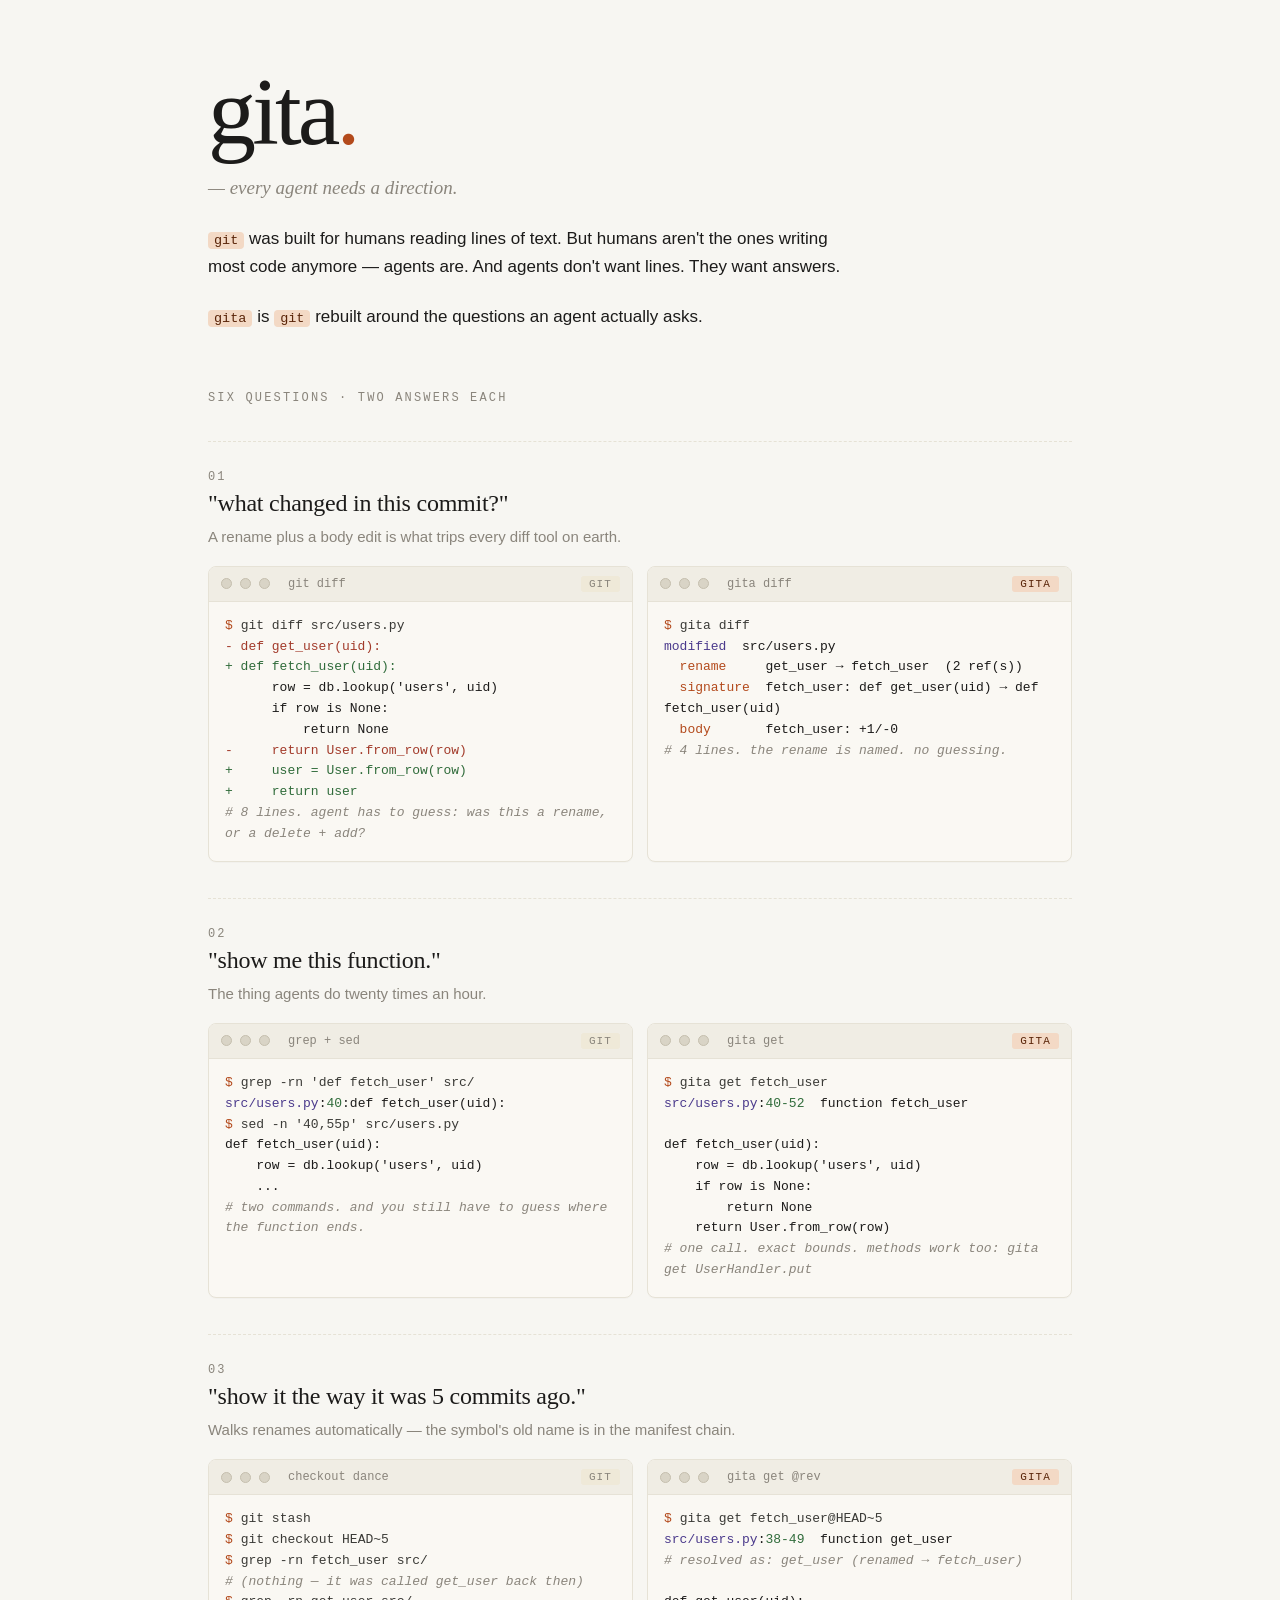
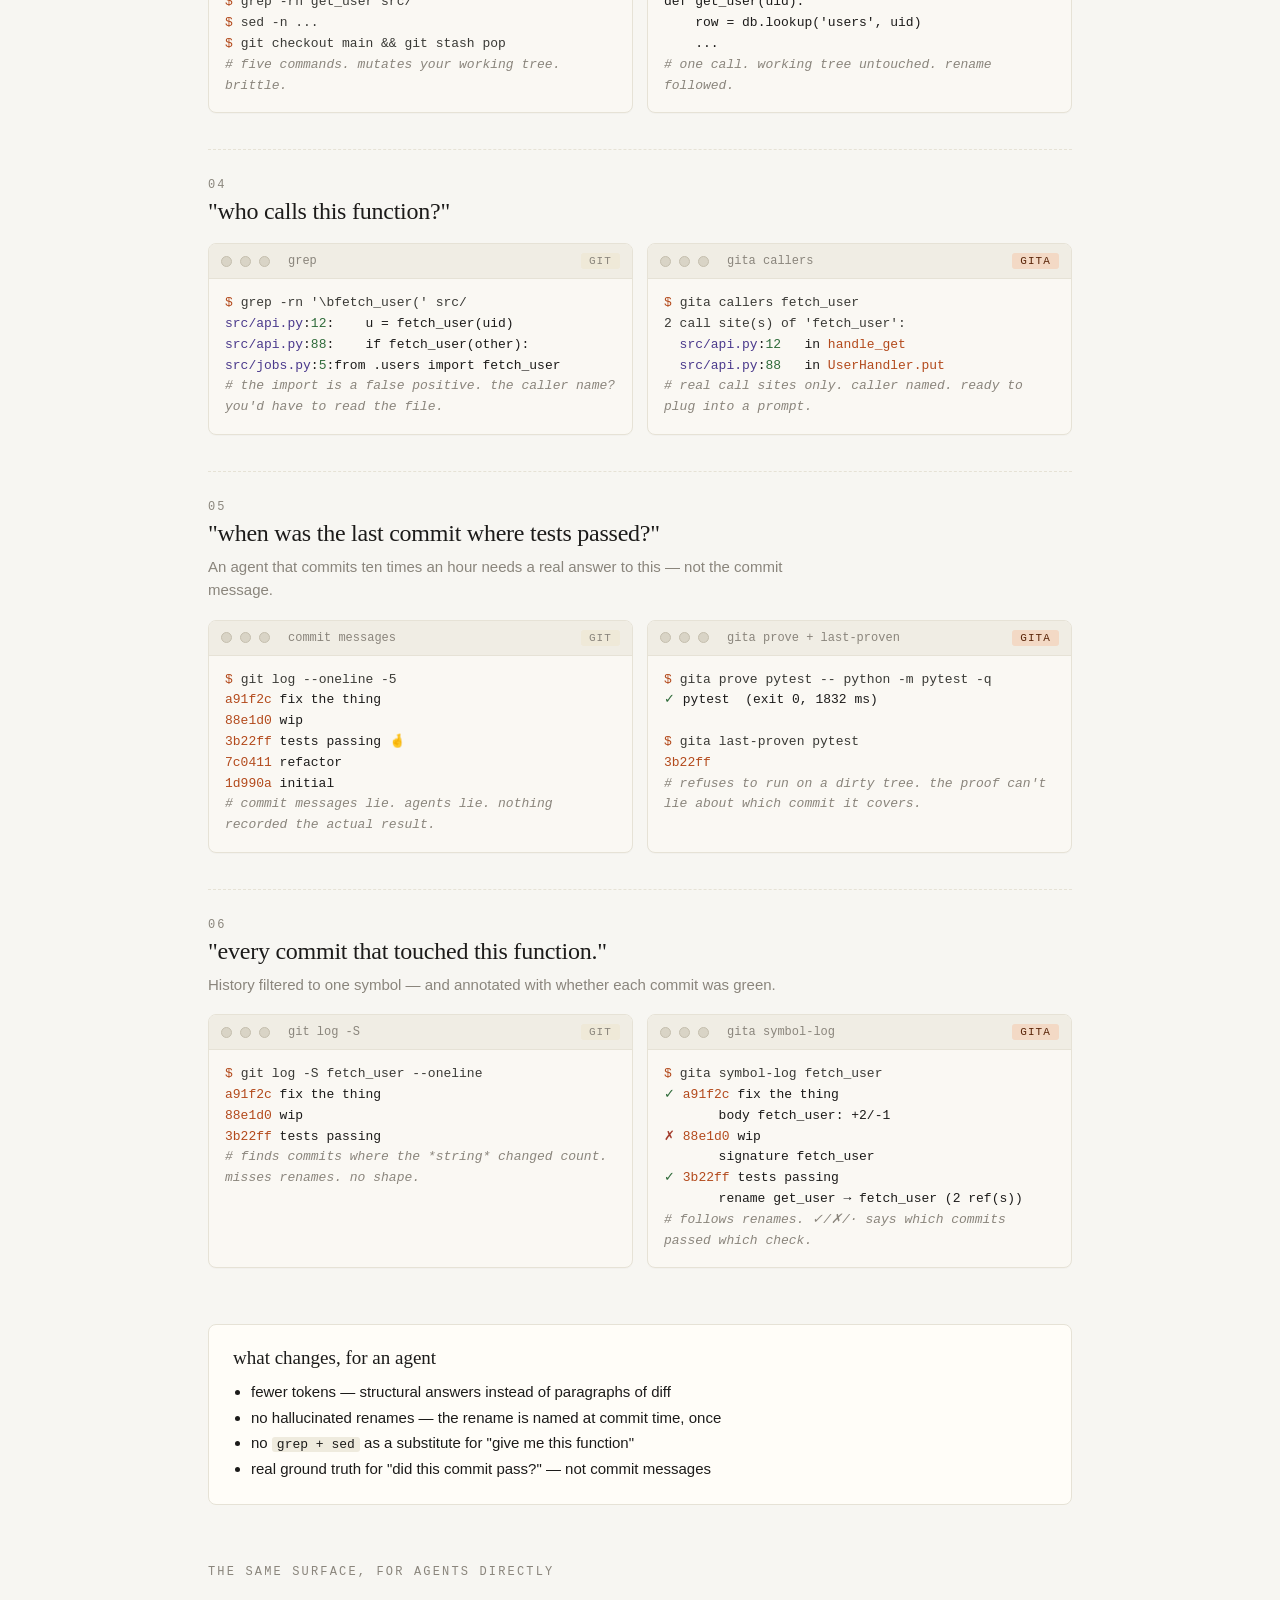
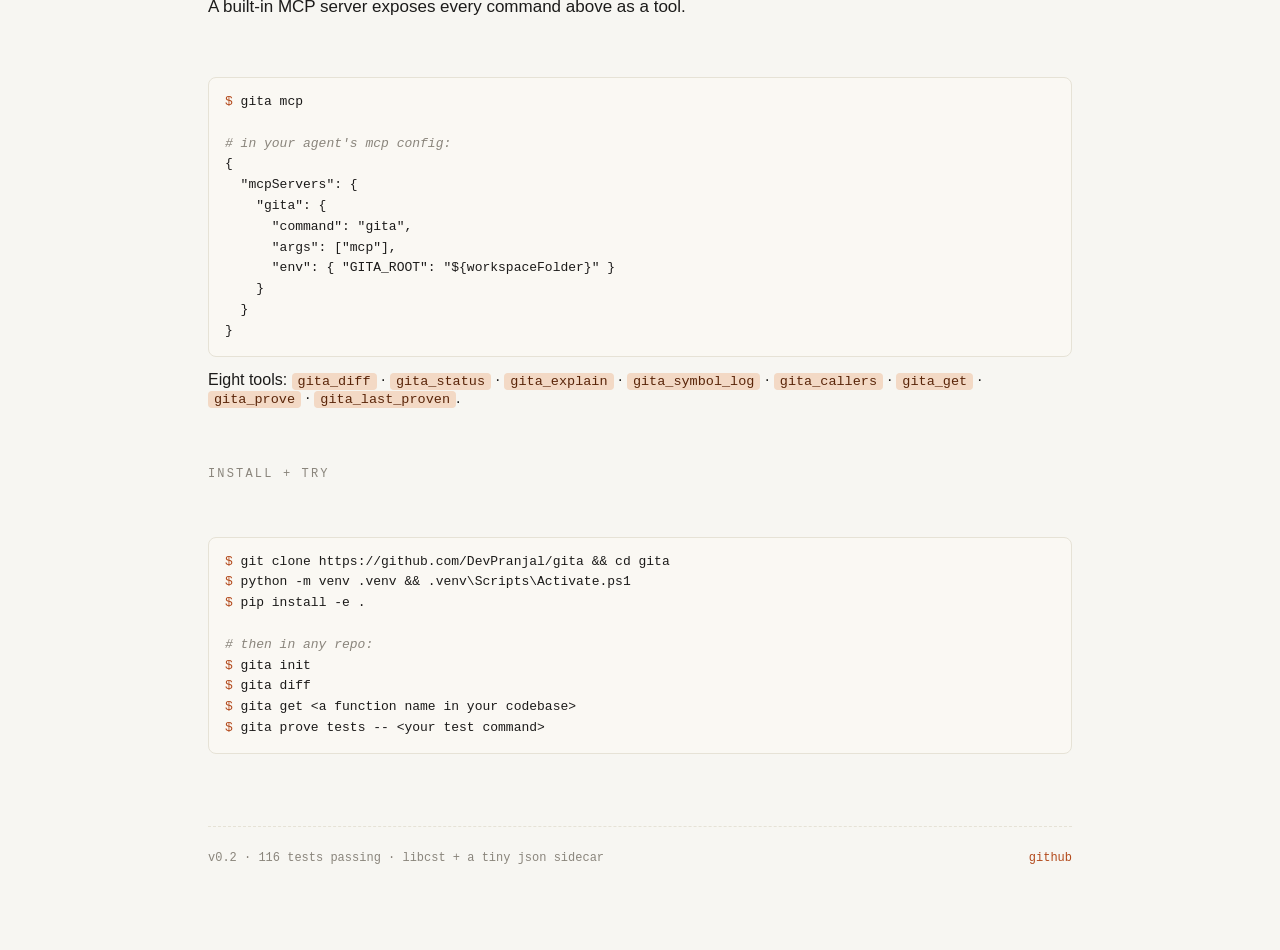
<file: web/index.html>
<!doctype html>
<html lang="en">
<head>
  <meta charset="utf-8" />
  <meta name="viewport" content="width=device-width,initial-scale=1" />
  <title>gita — git for agents</title>
  <style>
    :root {
      --bg: #f7f6f2;
      --paper: #fffdf8;
      --ink: #1c1b1a;
      --muted: #8a857c;
      --line: #e6e2d6;
      --accent: #b34a1c;
      --accent-soft: #f3d9c5;
      --term-bg: #faf8f3;
      --term-ink: #1c1b1a;
      --term-prompt: #b34a1c;
      --term-comment: #8a857c;
      --term-str: #2f6b3a;
      --term-key: #4b3a8c;
      --term-del: #a23a2a;
      --mono: "JetBrains Mono", "Cascadia Code", ui-monospace, Consolas, monospace;
      --serif: "Iowan Old Style", "Palatino Linotype", Georgia, serif;
      --sans: -apple-system, BlinkMacSystemFont, "Inter", "Segoe UI", sans-serif;
    }
    * { box-sizing: border-box; }
    html, body { margin: 0; padding: 0; background: var(--bg); color: var(--ink);
      font-family: var(--sans); -webkit-font-smoothing: antialiased; }

    .wrap { max-width: 920px; margin: 0 auto; padding: 64px 28px 80px; }

    /* hero */
    .hero { margin-bottom: 56px; }
    .name {
      font-family: var(--serif); font-size: 96px; line-height: 1; font-weight: 400;
      letter-spacing: -0.04em; margin: 0;
    }
    .name .dot { color: var(--accent); }
    .sanskrit {
      font-family: var(--serif); font-style: italic; color: var(--muted);
      font-size: 19px; margin: 14px 0 0; line-height: 1.5;
    }
    .blurb {
      font-family: var(--sans); color: var(--ink); font-size: 17px; line-height: 1.65;
      margin: 22px 0 0; max-width: 640px;
    }
    .blurb code, .note code, p code {
      font-family: var(--mono); font-size: 13.5px; background: var(--accent-soft);
      padding: 1px 6px; border-radius: 4px; color: #5a2509;
    }

    /* section header */
    .section-h {
      font-family: var(--mono); color: var(--muted); font-size: 12px;
      letter-spacing: 0.18em; text-transform: uppercase; margin: 60px 0 14px;
    }

    /* question card */
    .q {
      margin-top: 36px; padding-top: 28px; border-top: 1px dashed var(--line);
    }
    .q:first-of-type { border-top: none; padding-top: 0; }
    .q .num {
      font-family: var(--mono); color: var(--muted); font-size: 12px;
      letter-spacing: 0.18em; text-transform: uppercase; margin: 0 0 6px;
    }
    .q h2 {
      font-family: var(--serif); font-size: 24px; font-weight: 500;
      letter-spacing: -0.01em; margin: 0;
    }
    .q .note {
      font-family: var(--sans); color: var(--muted); font-size: 15px;
      margin: 8px 0 0; max-width: 640px; line-height: 1.55;
    }

    /* terminal cards */
    .pair {
      display: grid; grid-template-columns: 1fr 1fr; gap: 14px; margin-top: 18px;
    }
    .pair.single { grid-template-columns: 1fr; }
    .term {
      background: var(--term-bg); border: 1px solid var(--line); border-radius: 8px;
      overflow: hidden;
      box-shadow: 0 1px 0 rgba(0,0,0,0.02);
    }
    .term-bar {
      display: flex; align-items: center; gap: 8px;
      padding: 9px 12px; border-bottom: 1px solid var(--line);
      background: #f0ede4;
    }
    .term-bar .d {
      width: 11px; height: 11px; border-radius: 50%; background: #d9d4c6;
      border: 1px solid #c5bfae;
    }
    .term-bar .title {
      margin-left: 10px; color: var(--muted); font-family: var(--mono); font-size: 12px;
    }
    .term-bar .tag {
      margin-left: auto; font-family: var(--mono); font-size: 11px;
      letter-spacing: 0.1em; text-transform: uppercase;
      padding: 2px 8px; border-radius: 3px;
    }
    .tag.git  { background: #efe9d8; color: var(--muted); }
    .tag.gita { background: var(--accent-soft); color: #5a2509; }
    .term-body {
      padding: 14px 16px 16px;
      font-family: var(--mono); font-size: 13px; line-height: 1.6;
      color: var(--term-ink); white-space: pre-wrap; word-break: break-word;
    }
    .prompt { color: var(--term-prompt); }
    .out { color: #3a3a36; }
    .dim { color: var(--term-comment); font-style: italic; }
    .ok  { color: var(--term-str); }
    .bad { color: var(--term-del); }
    .kw  { color: var(--term-key); }
    .acc { color: var(--accent); }
    .add { color: var(--term-str); }
    .del { color: var(--term-del); }

    /* wins */
    .wins {
      margin-top: 56px; padding: 22px 24px; border: 1px solid var(--line);
      border-radius: 8px; background: var(--paper);
    }
    .wins h3 {
      font-family: var(--serif); font-weight: 500; font-size: 19px; margin: 0 0 10px;
    }
    .wins ul { margin: 0; padding-left: 18px; color: var(--ink); font-size: 15px; line-height: 1.7; }
    .wins ul code {
      font-family: var(--mono); font-size: 13px; color: var(--ink);
      background: #efebde; padding: 0 5px; border-radius: 3px;
    }

    /* install */
    .install { margin-top: 56px; }
    .install pre {
      background: var(--term-bg); border: 1px solid var(--line); border-radius: 8px;
      padding: 14px 16px; font-family: var(--mono); font-size: 13px;
      line-height: 1.6; color: var(--ink); overflow-x: auto;
    }

    footer {
      margin-top: 72px; padding-top: 24px; border-top: 1px dashed var(--line);
      font-family: var(--mono); font-size: 12px; color: var(--muted);
      display: flex; justify-content: space-between; align-items: center;
      flex-wrap: wrap; gap: 10px;
    }
    footer a { color: var(--accent); text-decoration: none; }
    footer a:hover { text-decoration: underline; }

    @media (max-width: 720px) {
      .wrap { padding: 40px 18px; }
      .name { font-size: 64px; }
      .term-body { font-size: 12.5px; }
      .pair { grid-template-columns: 1fr; }
    }
  </style>
</head>
<body>
  <div class="wrap">

    <section class="hero">
      <h1 class="name">gita<span class="dot">.</span></h1>
      <p class="sanskrit">— every agent needs a direction.</p>
      <p class="blurb">
        <code>git</code> was built for humans reading lines of text. But humans
        aren't the ones writing most code anymore — agents are. And agents
        don't want lines. They want answers.
      </p>
      <p class="blurb">
        <code>gita</code> is <code>git</code> rebuilt around the questions an
        agent actually asks.
      </p>
    </section>

    <p class="section-h">six questions · two answers each</p>

    <!-- Q1 -->
    <section class="q">
      <p class="num">01</p>
      <h2>"what changed in this commit?"</h2>
      <p class="note">A rename plus a body edit is what trips every diff tool on earth.</p>
      <div class="pair">
        <div class="term">
          <div class="term-bar">
            <span class="d"></span><span class="d"></span><span class="d"></span>
            <span class="title">git diff</span><span class="tag git">git</span>
          </div>
<div class="term-body"><span class="prompt">$</span> <span class="out">git diff src/users.py</span>
<span class="del">- def get_user(uid):</span>
<span class="add">+ def fetch_user(uid):</span>
      row = db.lookup('users', uid)
      if row is None:
          return None
<span class="del">-     return User.from_row(row)</span>
<span class="add">+     user = User.from_row(row)</span>
<span class="add">+     return user</span>
<span class="dim"># 8 lines. agent has to guess: was this a rename, or a delete + add?</span></div>
        </div>
        <div class="term">
          <div class="term-bar">
            <span class="d"></span><span class="d"></span><span class="d"></span>
            <span class="title">gita diff</span><span class="tag gita">gita</span>
          </div>
<div class="term-body"><span class="prompt">$</span> <span class="out">gita diff</span>
<span class="kw">modified</span>  src/users.py
  <span class="acc">rename</span>     get_user → fetch_user  (2 ref(s))
  <span class="acc">signature</span>  fetch_user: def get_user(uid) → def fetch_user(uid)
  <span class="acc">body</span>       fetch_user: +1/-0
<span class="dim"># 4 lines. the rename is named. no guessing.</span></div>
        </div>
      </div>
    </section>

    <!-- Q2 -->
    <section class="q">
      <p class="num">02</p>
      <h2>"show me this function."</h2>
      <p class="note">The thing agents do twenty times an hour.</p>
      <div class="pair">
        <div class="term">
          <div class="term-bar">
            <span class="d"></span><span class="d"></span><span class="d"></span>
            <span class="title">grep + sed</span><span class="tag git">git</span>
          </div>
<div class="term-body"><span class="prompt">$</span> <span class="out">grep -rn 'def fetch_user' src/</span>
<span class="kw">src/users.py</span>:<span class="ok">40</span>:def fetch_user(uid):
<span class="prompt">$</span> <span class="out">sed -n '40,55p' src/users.py</span>
def fetch_user(uid):
    row = db.lookup('users', uid)
    ...
<span class="dim"># two commands. and you still have to guess where the function ends.</span></div>
        </div>
        <div class="term">
          <div class="term-bar">
            <span class="d"></span><span class="d"></span><span class="d"></span>
            <span class="title">gita get</span><span class="tag gita">gita</span>
          </div>
<div class="term-body"><span class="prompt">$</span> <span class="out">gita get fetch_user</span>
<span class="kw">src/users.py</span>:<span class="ok">40-52</span>  function fetch_user

def fetch_user(uid):
    row = db.lookup('users', uid)
    if row is None:
        return None
    return User.from_row(row)
<span class="dim"># one call. exact bounds. methods work too: gita get UserHandler.put</span></div>
        </div>
      </div>
    </section>

    <!-- Q3 -->
    <section class="q">
      <p class="num">03</p>
      <h2>"show it the way it was 5 commits ago."</h2>
      <p class="note">Walks renames automatically — the symbol's old name is in the manifest chain.</p>
      <div class="pair">
        <div class="term">
          <div class="term-bar">
            <span class="d"></span><span class="d"></span><span class="d"></span>
            <span class="title">checkout dance</span><span class="tag git">git</span>
          </div>
<div class="term-body"><span class="prompt">$</span> <span class="out">git stash</span>
<span class="prompt">$</span> <span class="out">git checkout HEAD~5</span>
<span class="prompt">$</span> <span class="out">grep -rn fetch_user src/</span>
<span class="dim"># (nothing — it was called get_user back then)</span>
<span class="prompt">$</span> <span class="out">grep -rn get_user src/</span>
<span class="prompt">$</span> <span class="out">sed -n ...</span>
<span class="prompt">$</span> <span class="out">git checkout main && git stash pop</span>
<span class="dim"># five commands. mutates your working tree. brittle.</span></div>
        </div>
        <div class="term">
          <div class="term-bar">
            <span class="d"></span><span class="d"></span><span class="d"></span>
            <span class="title">gita get @rev</span><span class="tag gita">gita</span>
          </div>
<div class="term-body"><span class="prompt">$</span> <span class="out">gita get fetch_user@HEAD~5</span>
<span class="kw">src/users.py</span>:<span class="ok">38-49</span>  function get_user
<span class="dim"># resolved as: get_user (renamed → fetch_user)</span>

def get_user(uid):
    row = db.lookup('users', uid)
    ...
<span class="dim"># one call. working tree untouched. rename followed.</span></div>
        </div>
      </div>
    </section>

    <!-- Q4 -->
    <section class="q">
      <p class="num">04</p>
      <h2>"who calls this function?"</h2>
      <div class="pair">
        <div class="term">
          <div class="term-bar">
            <span class="d"></span><span class="d"></span><span class="d"></span>
            <span class="title">grep</span><span class="tag git">git</span>
          </div>
<div class="term-body"><span class="prompt">$</span> <span class="out">grep -rn '\bfetch_user(' src/</span>
<span class="kw">src/api.py</span>:<span class="ok">12</span>:    u = fetch_user(uid)
<span class="kw">src/api.py</span>:<span class="ok">88</span>:    if fetch_user(other):
<span class="kw">src/jobs.py</span>:<span class="ok">5</span>:from .users import fetch_user
<span class="dim"># the import is a false positive. the caller name? you'd have to read the file.</span></div>
        </div>
        <div class="term">
          <div class="term-bar">
            <span class="d"></span><span class="d"></span><span class="d"></span>
            <span class="title">gita callers</span><span class="tag gita">gita</span>
          </div>
<div class="term-body"><span class="prompt">$</span> <span class="out">gita callers fetch_user</span>
<span class="out">2 call site(s) of 'fetch_user':</span>
  <span class="kw">src/api.py</span>:<span class="ok">12</span>   in <span class="acc">handle_get</span>
  <span class="kw">src/api.py</span>:<span class="ok">88</span>   in <span class="acc">UserHandler.put</span>
<span class="dim"># real call sites only. caller named. ready to plug into a prompt.</span></div>
        </div>
      </div>
    </section>

    <!-- Q5 -->
    <section class="q">
      <p class="num">05</p>
      <h2>"when was the last commit where tests passed?"</h2>
      <p class="note">An agent that commits ten times an hour needs a real answer to this — not the commit message.</p>
      <div class="pair">
        <div class="term">
          <div class="term-bar">
            <span class="d"></span><span class="d"></span><span class="d"></span>
            <span class="title">commit messages</span><span class="tag git">git</span>
          </div>
<div class="term-body"><span class="prompt">$</span> <span class="out">git log --oneline -5</span>
<span class="acc">a91f2c</span> fix the thing
<span class="acc">88e1d0</span> wip
<span class="acc">3b22ff</span> tests passing 🤞
<span class="acc">7c0411</span> refactor
<span class="acc">1d990a</span> initial
<span class="dim"># commit messages lie. agents lie. nothing recorded the actual result.</span></div>
        </div>
        <div class="term">
          <div class="term-bar">
            <span class="d"></span><span class="d"></span><span class="d"></span>
            <span class="title">gita prove + last-proven</span><span class="tag gita">gita</span>
          </div>
<div class="term-body"><span class="prompt">$</span> <span class="out">gita prove pytest -- python -m pytest -q</span>
<span class="ok">✓</span> pytest  (exit 0, 1832 ms)

<span class="prompt">$</span> <span class="out">gita last-proven pytest</span>
<span class="acc">3b22ff</span>
<span class="dim"># refuses to run on a dirty tree. the proof can't lie about which commit it covers.</span></div>
        </div>
      </div>
    </section>

    <!-- Q6 -->
    <section class="q">
      <p class="num">06</p>
      <h2>"every commit that touched this function."</h2>
      <p class="note">History filtered to one symbol — and annotated with whether each commit was green.</p>
      <div class="pair">
        <div class="term">
          <div class="term-bar">
            <span class="d"></span><span class="d"></span><span class="d"></span>
            <span class="title">git log -S</span><span class="tag git">git</span>
          </div>
<div class="term-body"><span class="prompt">$</span> <span class="out">git log -S fetch_user --oneline</span>
<span class="acc">a91f2c</span> fix the thing
<span class="acc">88e1d0</span> wip
<span class="acc">3b22ff</span> tests passing
<span class="dim"># finds commits where the *string* changed count. misses renames. no shape.</span></div>
        </div>
        <div class="term">
          <div class="term-bar">
            <span class="d"></span><span class="d"></span><span class="d"></span>
            <span class="title">gita symbol-log</span><span class="tag gita">gita</span>
          </div>
<div class="term-body"><span class="prompt">$</span> <span class="out">gita symbol-log fetch_user</span>
<span class="ok">✓</span> <span class="acc">a91f2c</span> fix the thing
       body fetch_user: +2/-1
<span class="bad">✗</span> <span class="acc">88e1d0</span> wip
       signature fetch_user
<span class="ok">✓</span> <span class="acc">3b22ff</span> tests passing
       rename get_user → fetch_user (2 ref(s))
<span class="dim"># follows renames. ✓/✗/· says which commits passed which check.</span></div>
        </div>
      </div>
    </section>

    <!-- wins -->
    <div class="wins">
      <h3>what changes, for an agent</h3>
      <ul>
        <li>fewer tokens — structural answers instead of paragraphs of diff</li>
        <li>no hallucinated renames — the rename is named at commit time, once</li>
        <li>no <code>grep + sed</code> as a substitute for "give me this function"</li>
        <li>real ground truth for "did this commit pass?" — not commit messages</li>
      </ul>
    </div>

    <!-- mcp -->
    <p class="section-h">the same surface, for agents directly</p>
    <p class="blurb" style="margin-top:0">
      A built-in MCP server exposes every command above as a tool.
    </p>
    <div class="install">
<pre><span class="prompt">$</span> gita mcp

<span class="dim"># in your agent's mcp config:</span>
{
  "mcpServers": {
    "gita": {
      "command": "gita",
      "args": ["mcp"],
      "env": { "GITA_ROOT": "${workspaceFolder}" }
    }
  }
}</pre>
      <p class="note" style="margin-top:14px">
        Eight tools: <code>gita_diff</code> · <code>gita_status</code> ·
        <code>gita_explain</code> · <code>gita_symbol_log</code> ·
        <code>gita_callers</code> · <code>gita_get</code> ·
        <code>gita_prove</code> · <code>gita_last_proven</code>.
      </p>
    </div>

    <!-- install -->
    <p class="section-h">install + try</p>
    <div class="install">
<pre><span class="prompt">$</span> git clone https://github.com/DevPranjal/gita && cd gita
<span class="prompt">$</span> python -m venv .venv && .venv\Scripts\Activate.ps1
<span class="prompt">$</span> pip install -e .

<span class="dim"># then in any repo:</span>
<span class="prompt">$</span> gita init
<span class="prompt">$</span> gita diff
<span class="prompt">$</span> gita get &lt;a function name in your codebase&gt;
<span class="prompt">$</span> gita prove tests -- &lt;your test command&gt;</pre>
    </div>

    <footer>
      <span>v0.2 · 116 tests passing · libcst + a tiny json sidecar</span>
      <span><a href="https://github.com/DevPranjal/gita">github</a></span>
    </footer>
  </div>
</body>
</html>
</file>
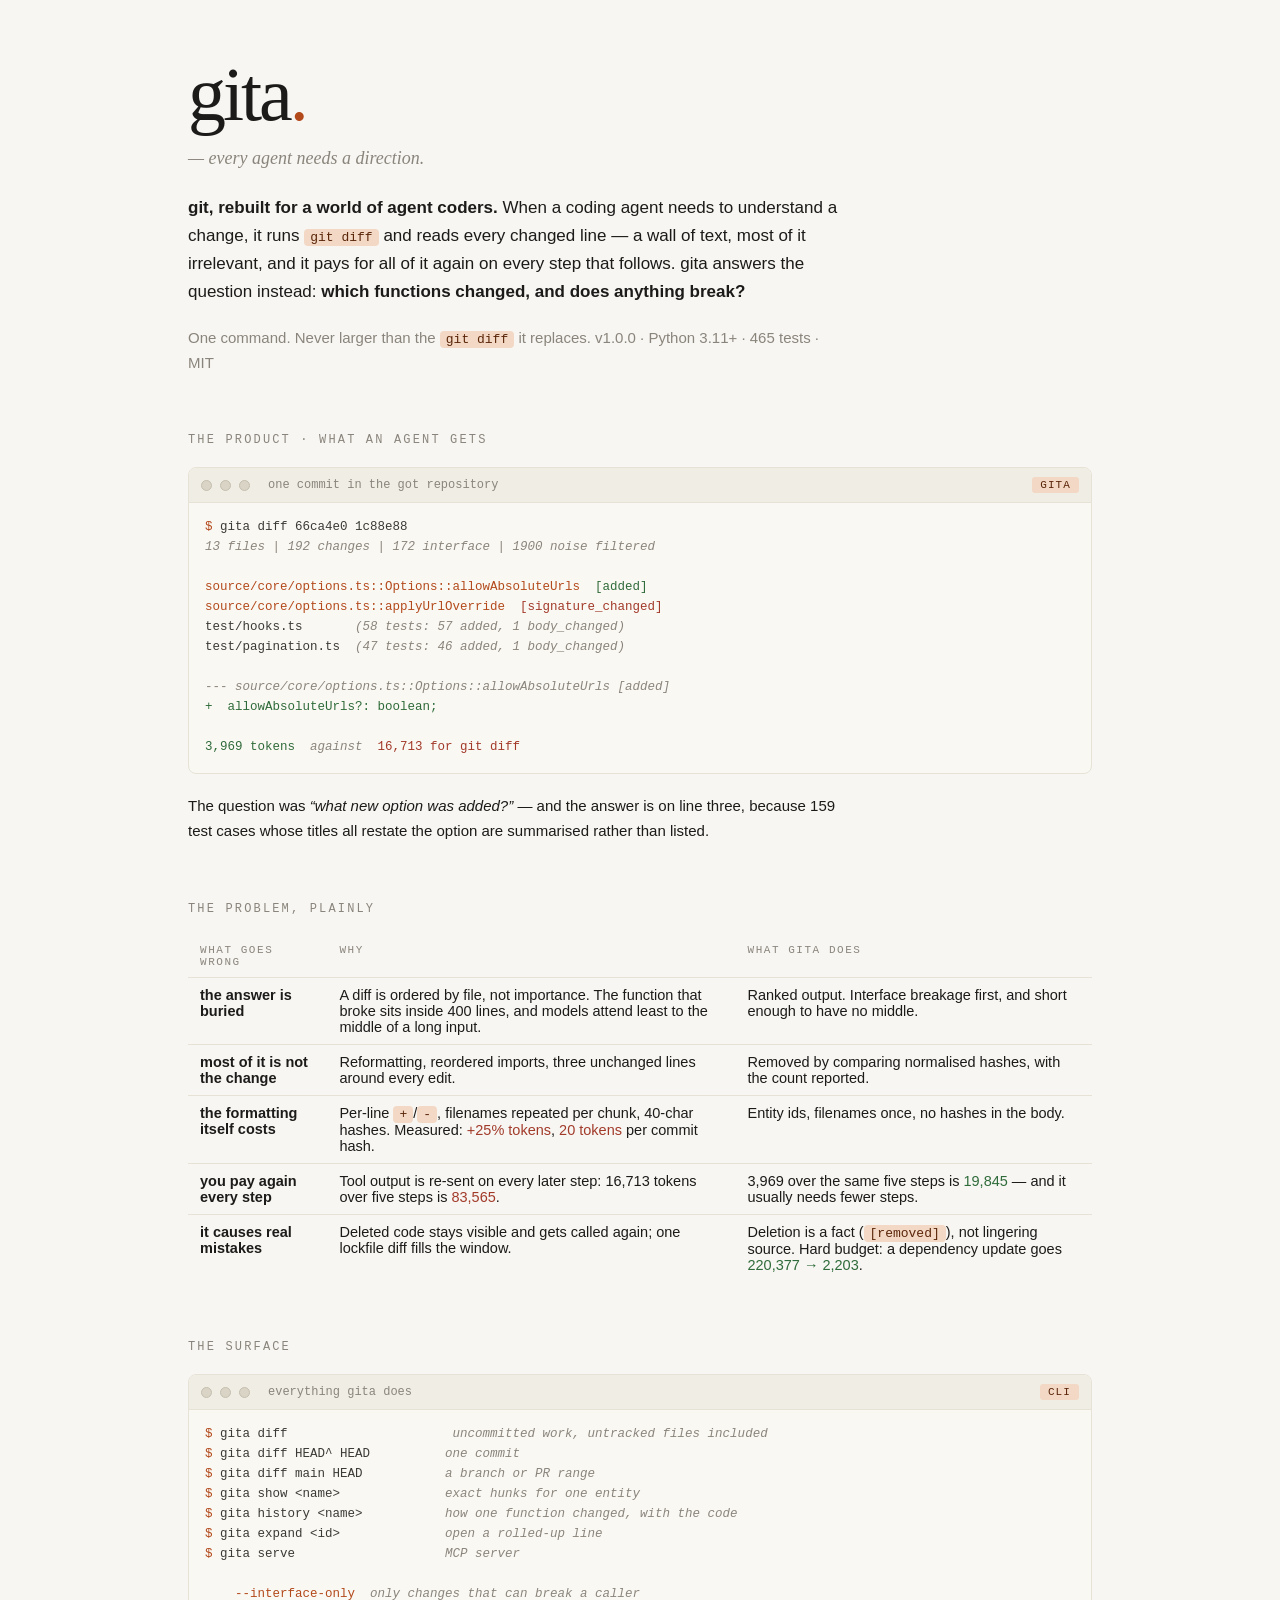
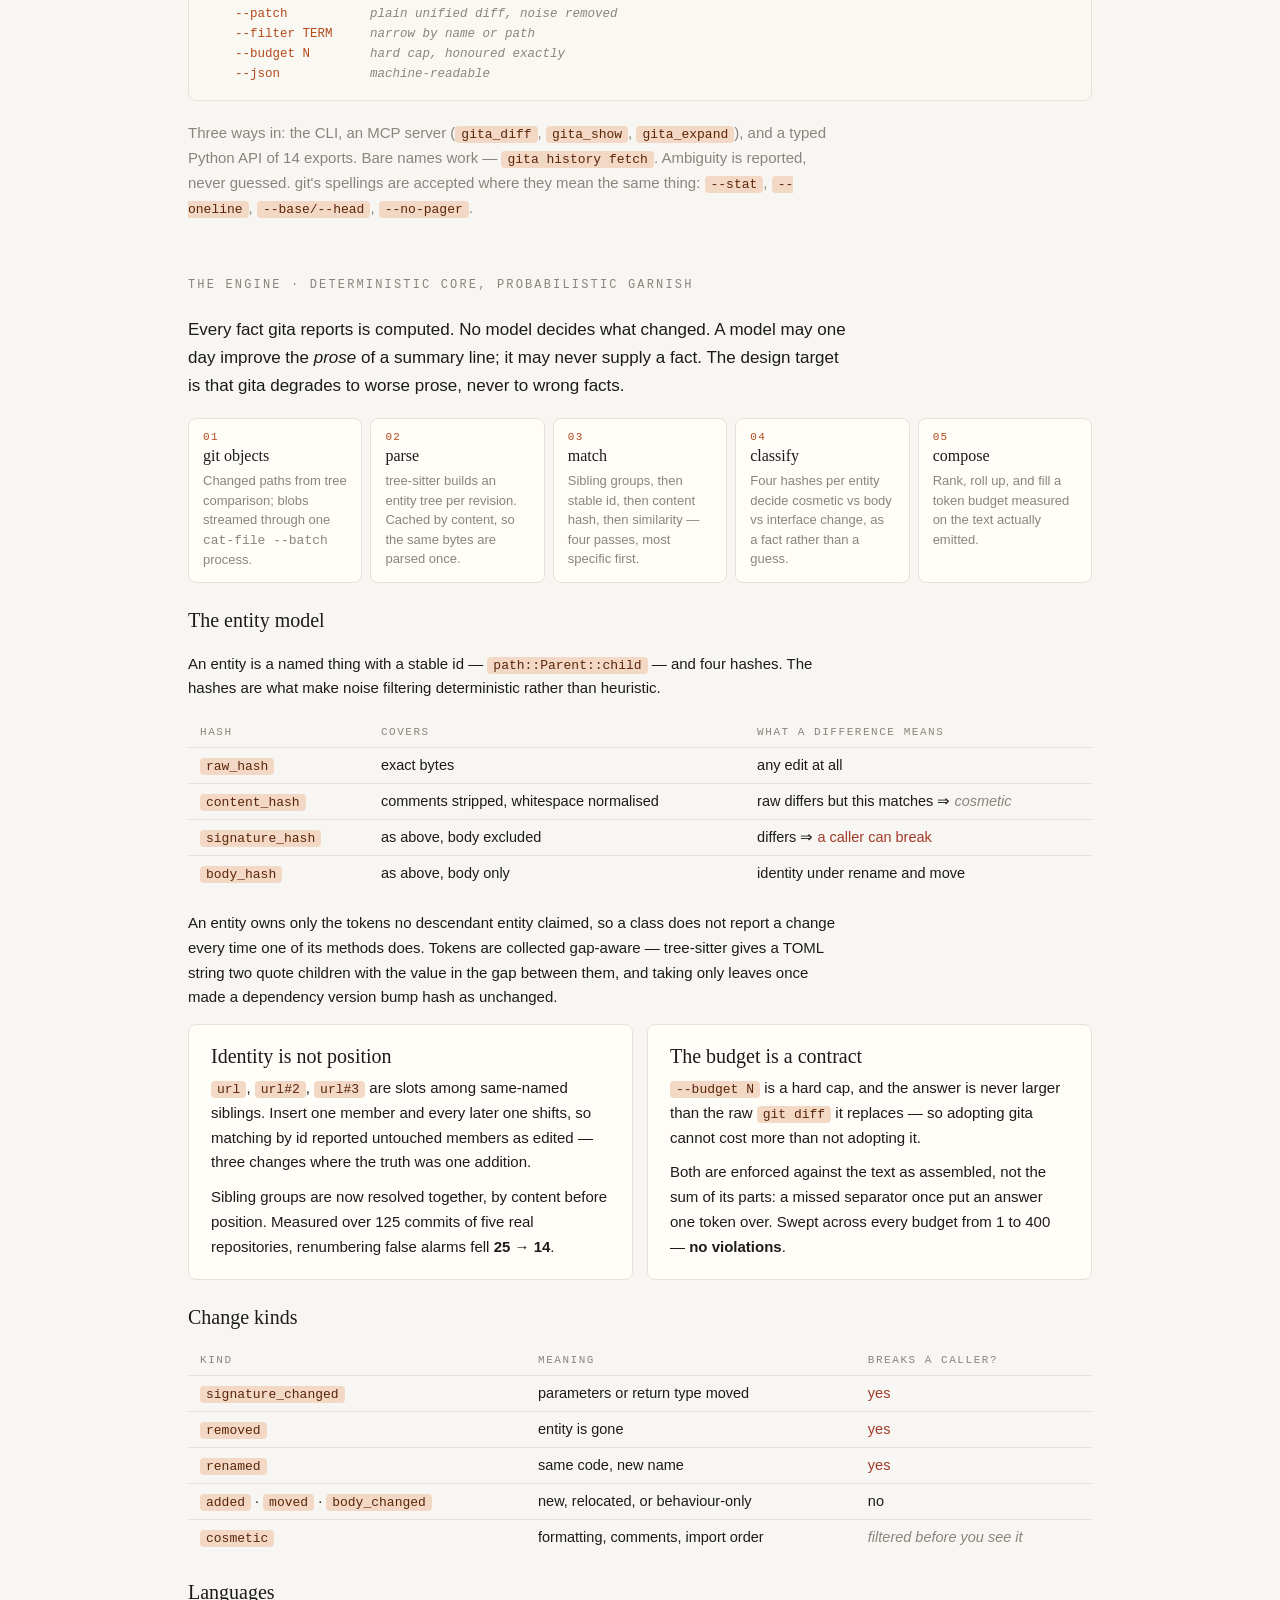
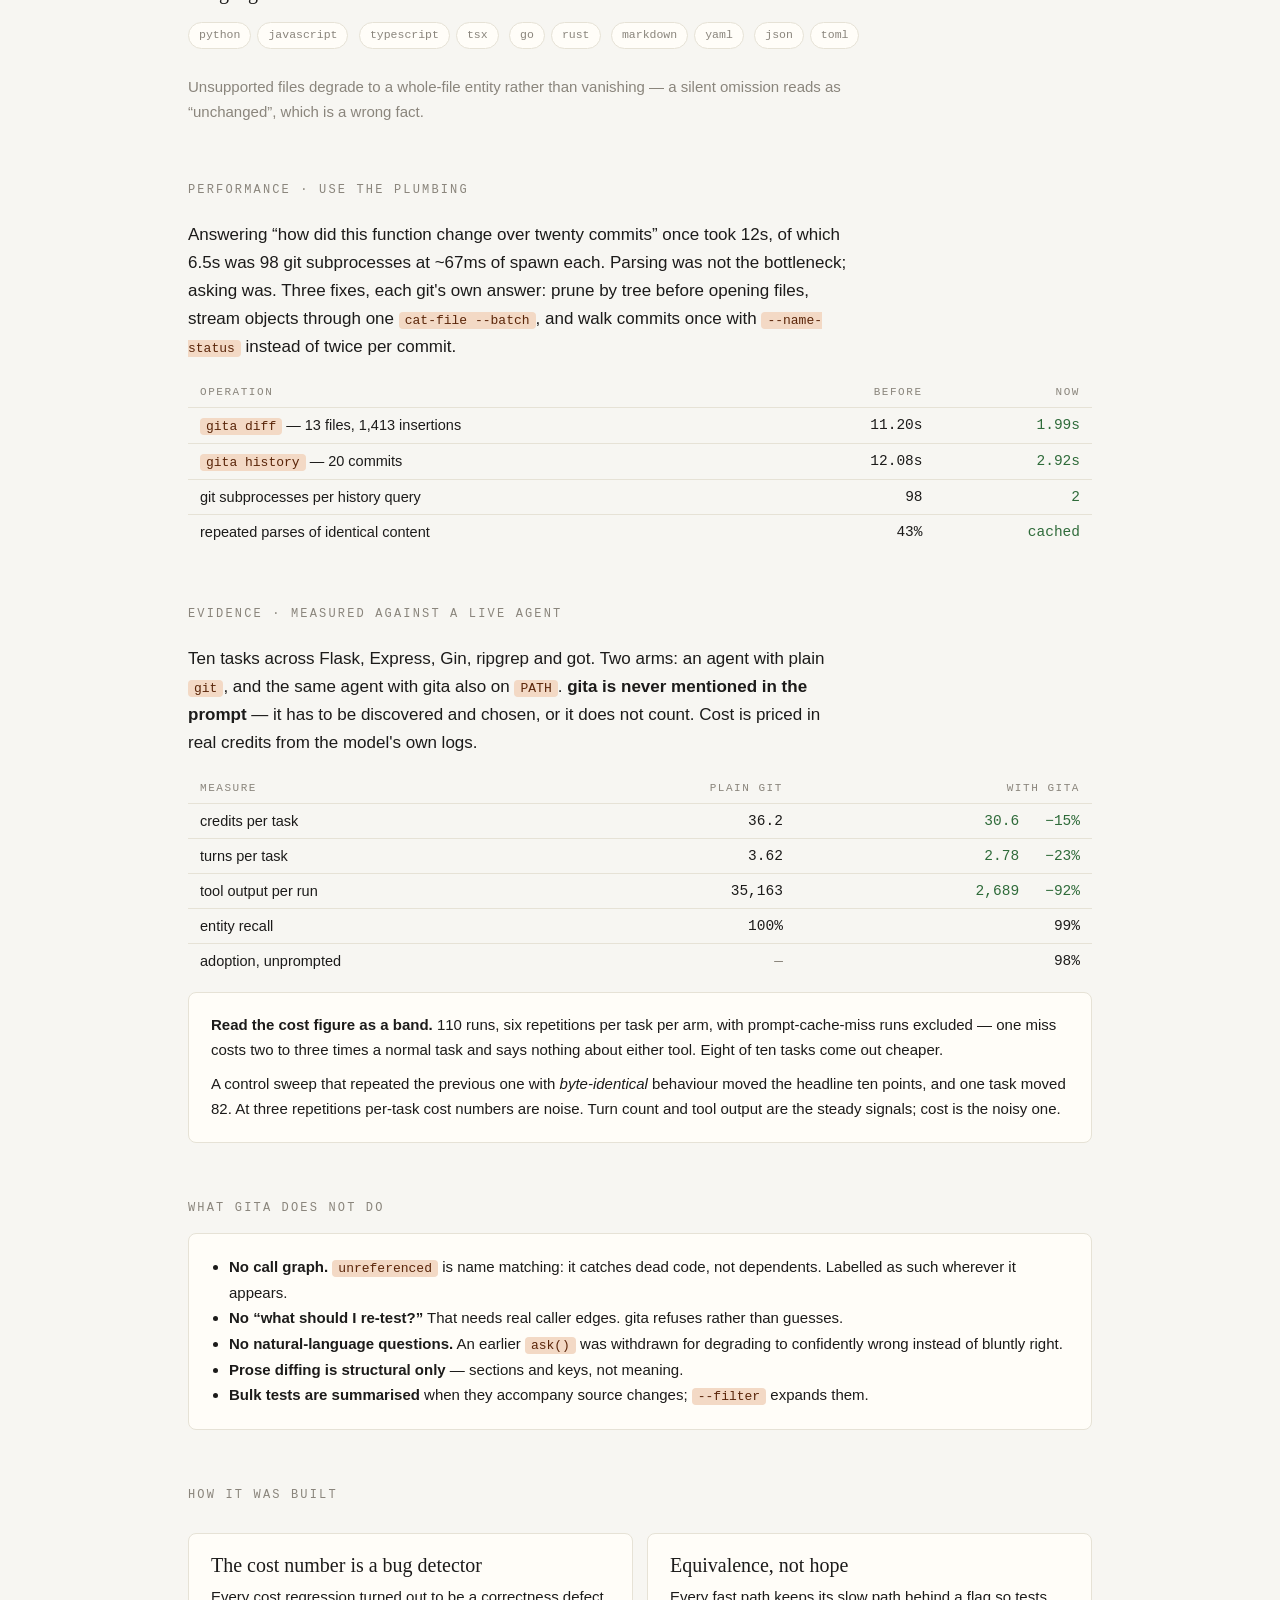
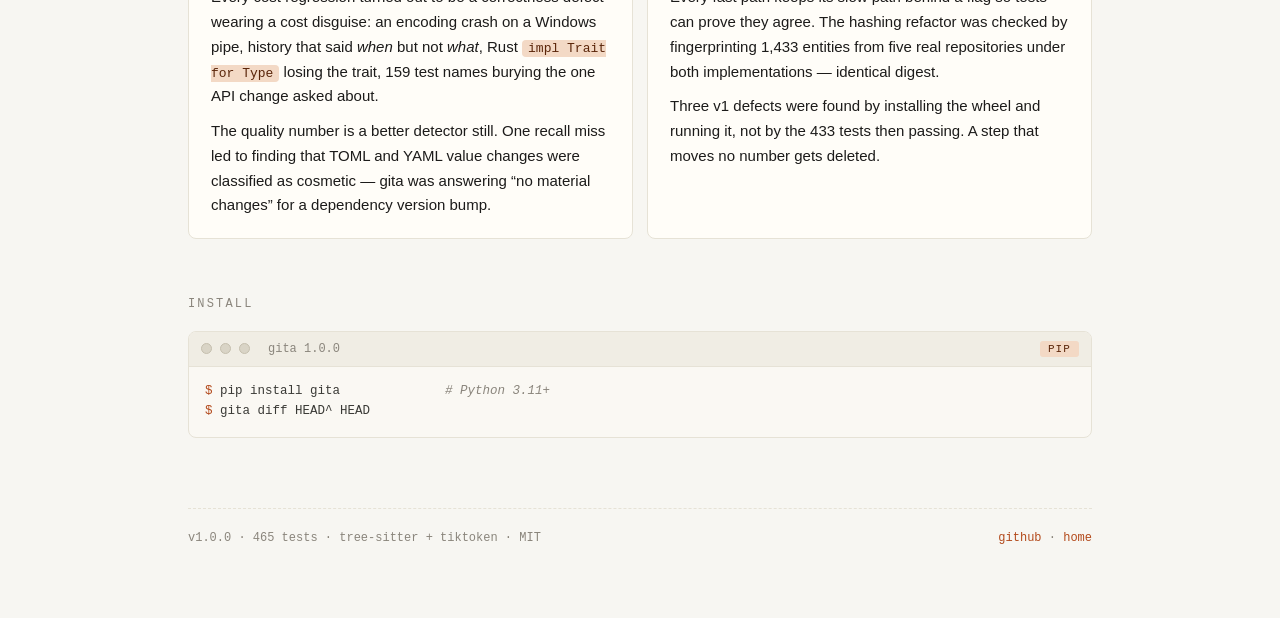
<file: docs/overview.html>
<!doctype html>
<html lang="en">
<head>
  <meta charset="utf-8" />
  <meta name="viewport" content="width=device-width,initial-scale=1" />
  <title>gita — overview</title>
  <meta name="description" content="gita in one page: what it is, what it does for an agent, how it is built, and what it measurably achieves." />
  <style>
    :root {
      --bg: #f7f6f2; --paper: #fffdf8; --ink: #1c1b1a; --muted: #8a857c;
      --line: #e6e2d6; --accent: #b34a1c; --accent-soft: #f3d9c5;
      --term-bg: #faf8f3; --term-ink: #1c1b1a; --term-prompt: #b34a1c;
      --term-comment: #8a857c; --term-str: #2f6b3a; --term-key: #4b3a8c; --term-del: #a23a2a;
      --mono: "JetBrains Mono", "Cascadia Code", ui-monospace, Consolas, monospace;
      --serif: "Iowan Old Style", "Palatino Linotype", Georgia, serif;
      --sans: -apple-system, BlinkMacSystemFont, "Inter", "Segoe UI", sans-serif;
    }
    * { box-sizing: border-box; }
    html, body { margin:0; padding:0; background:var(--bg); color:var(--ink);
      font-family:var(--sans); -webkit-font-smoothing:antialiased; }
    .wrap { max-width: 960px; margin:0 auto; padding: 56px 28px 80px; }

    .name { font-family:var(--serif); font-size:76px; line-height:1; font-weight:400;
      letter-spacing:-0.04em; margin:0; }
    .name .dot { color:var(--accent); }
    .sanskrit { font-family:var(--serif); font-style:italic; color:var(--muted);
      font-size:18px; margin:12px 0 0; }
    .blurb { font-size:17px; line-height:1.65; margin:20px 0 0; max-width:660px; }
    .blurb code, p code, li code, td code { font-family:var(--mono); font-size:13px;
      background:var(--accent-soft); padding:1px 6px; border-radius:4px; color:#5a2509; }

    .section-h { font-family:var(--mono); color:var(--muted); font-size:12px;
      letter-spacing:0.18em; text-transform:uppercase; margin:56px 0 14px; }
    h3 { font-family:var(--serif); font-weight:500; font-size:20px; margin:26px 0 8px; }
    p { line-height:1.65; }

    .card { padding:20px 22px; border:1px solid var(--line); border-radius:8px;
      background:var(--paper); margin-top:14px; }
    .card p { margin:0 0 10px; font-size:15px; }
    .card p:last-child { margin-bottom:0; }
    .card ul { margin:0; padding-left:18px; font-size:15px; line-height:1.7; }

    .grid2 { display:grid; grid-template-columns:1fr 1fr; gap:14px; }

    table { width:100%; border-collapse:collapse; margin-top:16px; font-size:14.5px; }
    th, td { text-align:left; padding:9px 12px; border-bottom:1px solid var(--line);
      vertical-align:top; }
    th { font-family:var(--mono); font-size:11px; letter-spacing:0.14em;
      text-transform:uppercase; color:var(--muted); font-weight:400; }
    td.num { font-family:var(--mono); text-align:right; white-space:nowrap; }
    tr:last-child td { border-bottom:none; }
    .win { color:var(--term-str); } .loss { color:var(--term-del); }

    .term { background:var(--term-bg); border:1px solid var(--line); border-radius:8px;
      overflow:hidden; margin-top:16px; }
    .term-bar { display:flex; align-items:center; gap:8px; padding:9px 12px;
      border-bottom:1px solid var(--line); background:#f0ede4; }
    .term-bar .d { width:11px; height:11px; border-radius:50%; background:#d9d4c6;
      border:1px solid #c5bfae; }
    .term-bar .title { margin-left:10px; color:var(--muted); font-family:var(--mono); font-size:12px; }
    .term-bar .tag { margin-left:auto; font-family:var(--mono); font-size:11px;
      letter-spacing:0.1em; text-transform:uppercase; padding:2px 8px; border-radius:3px; }
    .tag.git { background:#efe9d8; color:var(--muted); }
    .tag.gita { background:var(--accent-soft); color:#5a2509; }
    .term-body { padding:14px 16px 16px; font-family:var(--mono); font-size:12.5px;
      line-height:1.6; white-space:pre-wrap; word-break:break-word; }
    .prompt { color:var(--term-prompt); } .out { color:#3a3a36; }
    .dim { color:var(--term-comment); font-style:italic; }
    .ok { color:var(--term-str); } .bad { color:var(--term-del); }
    .kw { color:var(--term-key); } .acc { color:var(--accent); }
    .add { color:var(--term-str); } .del { color:var(--term-del); }

    .pipe { display:flex; flex-wrap:wrap; align-items:stretch; gap:8px; margin-top:18px; }
    .stage { flex:1 1 150px; border:1px solid var(--line); border-radius:8px;
      background:var(--paper); padding:12px 14px; }
    .stage .n { font-family:var(--mono); font-size:11px; color:var(--accent);
      letter-spacing:0.12em; }
    .stage .t { font-family:var(--serif); font-size:16px; margin:4px 0 6px; }
    .stage .d { font-size:13px; color:var(--muted); line-height:1.5; }

    .pill { display:inline-block; font-family:var(--mono); font-size:11.5px;
      border:1px solid var(--line); border-radius:20px; padding:3px 10px;
      margin:0 6px 6px 0; background:var(--paper); color:var(--muted); }

    footer { margin-top:70px; padding-top:22px; border-top:1px dashed var(--line);
      font-family:var(--mono); font-size:12px; color:var(--muted);
      display:flex; justify-content:space-between; flex-wrap:wrap; gap:10px; }
    footer a { color:var(--accent); text-decoration:none; }

    @media (max-width:760px) {
      .wrap { padding:36px 18px; } .name { font-size:54px; }
      .grid2 { grid-template-columns:1fr; }
    }
  </style>
</head>
<body>
<div class="wrap">

  <h1 class="name">gita<span class="dot">.</span></h1>
  <p class="sanskrit">— every agent needs a direction.</p>
  <p class="blurb">
    <strong>git, rebuilt for a world of agent coders.</strong> When a coding agent
    needs to understand a change, it runs <code>git diff</code> and reads every
    changed line — a wall of text, most of it irrelevant, and it pays for all of it
    again on every step that follows. gita answers the question instead:
    <strong>which functions changed, and does anything break?</strong>
  </p>
  <p class="blurb" style="color:var(--muted); font-size:15px">
    One command. Never larger than the <code>git diff</code> it replaces.
    v1.0.0 · Python 3.11+ · 465 tests · MIT
  </p>

  <!-- ============================ PRODUCT ============================ -->
  <p class="section-h">the product · what an agent gets</p>

  <div class="term">
    <div class="term-bar"><span class="d"></span><span class="d"></span><span class="d"></span>
      <span class="title">one commit in the got repository</span><span class="tag gita">gita</span></div>
<div class="term-body"><span class="prompt">$</span> <span class="out">gita diff 66ca4e0 1c88e88</span>
<span class="dim">13 files | 192 changes | 172 interface | 1900 noise filtered</span>

<span class="acc">source/core/options.ts::Options::allowAbsoluteUrls</span>  <span class="ok">[added]</span>
<span class="acc">source/core/options.ts::applyUrlOverride</span>  <span class="bad">[signature_changed]</span>
<span class="out">test/hooks.ts</span>       <span class="dim">(58 tests: 57 added, 1 body_changed)</span>
<span class="out">test/pagination.ts</span>  <span class="dim">(47 tests: 46 added, 1 body_changed)</span>

<span class="dim">--- source/core/options.ts::Options::allowAbsoluteUrls [added]</span>
<span class="add">+  allowAbsoluteUrls?: boolean;</span>

<span class="ok">3,969 tokens</span>  <span class="dim">against</span>  <span class="bad">16,713 for git diff</span></div>
  </div>

  <p class="blurb" style="font-size:15px">
    The question was <em>“what new option was added?”</em> — and the answer is on
    line three, because 159 test cases whose titles all restate the option are
    summarised rather than listed.
  </p>

  <p class="section-h">the problem, plainly</p>
  <table>
    <tr><th>what goes wrong</th><th>why</th><th>what gita does</th></tr>
    <tr>
      <td><strong>the answer is buried</strong></td>
      <td>A diff is ordered by file, not importance. The function that broke sits
          inside 400 lines, and models attend least to the middle of a long input.</td>
      <td>Ranked output. Interface breakage first, and short enough to have no middle.</td>
    </tr>
    <tr>
      <td><strong>most of it is not the change</strong></td>
      <td>Reformatting, reordered imports, three unchanged lines around every edit.</td>
      <td>Removed by comparing normalised hashes, with the count reported.</td>
    </tr>
    <tr>
      <td><strong>the formatting itself costs</strong></td>
      <td>Per-line <code>+</code>/<code>-</code>, filenames repeated per chunk,
          40-char hashes. Measured: <span class="loss">+25% tokens</span>,
          <span class="loss">20 tokens</span> per commit hash.</td>
      <td>Entity ids, filenames once, no hashes in the body.</td>
    </tr>
    <tr>
      <td><strong>you pay again every step</strong></td>
      <td>Tool output is re-sent on every later step: 16,713 tokens over five steps
          is <span class="loss">83,565</span>.</td>
      <td>3,969 over the same five steps is <span class="win">19,845</span> — and it
          usually needs fewer steps.</td>
    </tr>
    <tr>
      <td><strong>it causes real mistakes</strong></td>
      <td>Deleted code stays visible and gets called again; one lockfile diff fills
          the window.</td>
      <td>Deletion is a fact (<code>[removed]</code>), not lingering source.
          Hard budget: a dependency update goes
          <span class="win">220,377 → 2,203</span>.</td>
    </tr>
  </table>

  <p class="section-h">the surface</p>
  <div class="term">
    <div class="term-bar"><span class="d"></span><span class="d"></span><span class="d"></span>
      <span class="title">everything gita does</span><span class="tag gita">cli</span></div>
<div class="term-body"><span class="prompt">$</span> <span class="out">gita diff</span>                      <span class="dim">uncommitted work, untracked files included</span>
<span class="prompt">$</span> <span class="out">gita diff HEAD^ HEAD</span>          <span class="dim">one commit</span>
<span class="prompt">$</span> <span class="out">gita diff main HEAD</span>           <span class="dim">a branch or PR range</span>
<span class="prompt">$</span> <span class="out">gita show &lt;name&gt;</span>              <span class="dim">exact hunks for one entity</span>
<span class="prompt">$</span> <span class="out">gita history &lt;name&gt;</span>           <span class="dim">how one function changed, with the code</span>
<span class="prompt">$</span> <span class="out">gita expand &lt;id&gt;</span>              <span class="dim">open a rolled-up line</span>
<span class="prompt">$</span> <span class="out">gita serve</span>                    <span class="dim">MCP server</span>

    <span class="acc">--interface-only</span>  <span class="dim">only changes that can break a caller</span>
    <span class="acc">--patch</span>           <span class="dim">plain unified diff, noise removed</span>
    <span class="acc">--filter TERM</span>     <span class="dim">narrow by name or path</span>
    <span class="acc">--budget N</span>        <span class="dim">hard cap, honoured exactly</span>
    <span class="acc">--json</span>            <span class="dim">machine-readable</span></div>
  </div>
  <p class="blurb" style="font-size:15px; color:var(--muted)">
    Three ways in: the CLI, an MCP server (<code>gita_diff</code>,
    <code>gita_show</code>, <code>gita_expand</code>), and a typed Python API of
    14 exports. Bare names work — <code>gita history fetch</code>. Ambiguity is
    reported, never guessed. git's spellings are accepted where they mean the same
    thing: <code>--stat</code>, <code>--oneline</code>, <code>--base/--head</code>,
    <code>--no-pager</code>.
  </p>

  <!-- ============================ TECHNICAL ============================ -->
  <p class="section-h">the engine · deterministic core, probabilistic garnish</p>
  <p class="blurb">
    Every fact gita reports is computed. No model decides what changed. A model may
    one day improve the <em>prose</em> of a summary line; it may never supply a
    fact. The design target is that gita degrades to worse prose, never to wrong
    facts.
  </p>

  <div class="pipe">
    <div class="stage"><div class="n">01</div><div class="t">git objects</div>
      <div class="d">Changed paths from tree comparison; blobs streamed through one
        <code>cat-file --batch</code> process.</div></div>
    <div class="stage"><div class="n">02</div><div class="t">parse</div>
      <div class="d">tree-sitter builds an entity tree per revision. Cached by content,
        so the same bytes are parsed once.</div></div>
    <div class="stage"><div class="n">03</div><div class="t">match</div>
      <div class="d">Sibling groups, then stable id, then content hash, then
        similarity — four passes, most specific first.</div></div>
    <div class="stage"><div class="n">04</div><div class="t">classify</div>
      <div class="d">Four hashes per entity decide cosmetic vs body vs interface
        change, as a fact rather than a guess.</div></div>
    <div class="stage"><div class="n">05</div><div class="t">compose</div>
      <div class="d">Rank, roll up, and fill a token budget measured on the text
        actually emitted.</div></div>
  </div>

  <h3>The entity model</h3>
  <p class="blurb" style="font-size:15px">
    An entity is a named thing with a stable id — <code>path::Parent::child</code> —
    and four hashes. The hashes are what make noise filtering deterministic rather
    than heuristic.
  </p>
  <table>
    <tr><th>hash</th><th>covers</th><th>what a difference means</th></tr>
    <tr><td><code>raw_hash</code></td><td>exact bytes</td><td>any edit at all</td></tr>
    <tr><td><code>content_hash</code></td><td>comments stripped, whitespace normalised</td>
        <td>raw differs but this matches ⇒ <span class="dim">cosmetic</span></td></tr>
    <tr><td><code>signature_hash</code></td><td>as above, body excluded</td>
        <td>differs ⇒ <span class="loss">a caller can break</span></td></tr>
    <tr><td><code>body_hash</code></td><td>as above, body only</td>
        <td>identity under rename and move</td></tr>
  </table>
  <p class="blurb" style="font-size:15px">
    An entity owns only the tokens no descendant entity claimed, so a class does not
    report a change every time one of its methods does. Tokens are collected
    gap-aware — tree-sitter gives a TOML string two quote children with the value in
    the gap between them, and taking only leaves once made a dependency version bump
    hash as unchanged.
  </p>

  <div class="grid2">
    <div class="card">
      <h3 style="margin-top:0">Identity is not position</h3>
      <p><code>url</code>, <code>url#2</code>, <code>url#3</code> are slots among
      same-named siblings. Insert one member and every later one shifts, so matching
      by id reported untouched members as edited — three changes where the truth was
      one addition.</p>
      <p>Sibling groups are now resolved together, by content before position.
      Measured over 125 commits of five real repositories, renumbering false alarms
      fell <strong>25 → 14</strong>.</p>
    </div>
    <div class="card">
      <h3 style="margin-top:0">The budget is a contract</h3>
      <p><code>--budget N</code> is a hard cap, and the answer is never larger than
      the raw <code>git diff</code> it replaces — so adopting gita cannot cost more
      than not adopting it.</p>
      <p>Both are enforced against the text as assembled, not the sum of its parts:
      a missed separator once put an answer one token over. Swept across every
      budget from 1 to 400 — <strong>no violations</strong>.</p>
    </div>
  </div>

  <h3>Change kinds</h3>
  <table>
    <tr><th>kind</th><th>meaning</th><th>breaks a caller?</th></tr>
    <tr><td><code>signature_changed</code></td><td>parameters or return type moved</td><td class="loss">yes</td></tr>
    <tr><td><code>removed</code></td><td>entity is gone</td><td class="loss">yes</td></tr>
    <tr><td><code>renamed</code></td><td>same code, new name</td><td class="loss">yes</td></tr>
    <tr><td><code>added</code> · <code>moved</code> · <code>body_changed</code></td>
        <td>new, relocated, or behaviour-only</td><td>no</td></tr>
    <tr><td><code>cosmetic</code></td><td>formatting, comments, import order</td>
        <td class="dim">filtered before you see it</td></tr>
  </table>

  <h3>Languages</h3>
  <p>
    <span class="pill">python</span><span class="pill">javascript</span>
    <span class="pill">typescript</span><span class="pill">tsx</span>
    <span class="pill">go</span><span class="pill">rust</span>
    <span class="pill">markdown</span><span class="pill">yaml</span>
    <span class="pill">json</span><span class="pill">toml</span>
  </p>
  <p class="blurb" style="font-size:15px; color:var(--muted)">
    Unsupported files degrade to a whole-file entity rather than vanishing — a
    silent omission reads as “unchanged”, which is a wrong fact.
  </p>

  <p class="section-h">performance · use the plumbing</p>
  <p class="blurb">
    Answering “how did this function change over twenty commits” once took 12s, of
    which 6.5s was 98 git subprocesses at ~67ms of spawn each. Parsing was not the
    bottleneck; asking was. Three fixes, each git's own answer: prune by tree before
    opening files, stream objects through one <code>cat-file --batch</code>, and walk
    commits once with <code>--name-status</code> instead of twice per commit.
  </p>
  <table>
    <tr><th>operation</th><th style="text-align:right">before</th><th style="text-align:right">now</th></tr>
    <tr><td><code>gita diff</code> — 13 files, 1,413 insertions</td><td class="num">11.20s</td><td class="num win">1.99s</td></tr>
    <tr><td><code>gita history</code> — 20 commits</td><td class="num">12.08s</td><td class="num win">2.92s</td></tr>
    <tr><td>git subprocesses per history query</td><td class="num">98</td><td class="num win">2</td></tr>
    <tr><td>repeated parses of identical content</td><td class="num">43%</td><td class="num win">cached</td></tr>
  </table>

  <p class="section-h">evidence · measured against a live agent</p>
  <p class="blurb">
    Ten tasks across Flask, Express, Gin, ripgrep and got. Two arms: an agent with
    plain <code>git</code>, and the same agent with gita also on <code>PATH</code>.
    <strong>gita is never mentioned in the prompt</strong> — it has to be discovered
    and chosen, or it does not count. Cost is priced in real credits from the model's
    own logs.
  </p>
  <table>
    <tr><th>measure</th><th style="text-align:right">plain git</th><th style="text-align:right">with gita</th></tr>
    <tr><td>credits per task</td><td class="num">36.2</td><td class="num win">30.6 &nbsp; −15%</td></tr>
    <tr><td>turns per task</td><td class="num">3.62</td><td class="num win">2.78 &nbsp; −23%</td></tr>
    <tr><td>tool output per run</td><td class="num">35,163</td><td class="num win">2,689 &nbsp; −92%</td></tr>
    <tr><td>entity recall</td><td class="num">100%</td><td class="num">99%</td></tr>
    <tr><td>adoption, unprompted</td><td class="num dim">—</td><td class="num">98%</td></tr>
  </table>
  <div class="card">
    <p><strong>Read the cost figure as a band.</strong> 110 runs, six repetitions per
    task per arm, with prompt-cache-miss runs excluded — one miss costs two to three
    times a normal task and says nothing about either tool. Eight of ten tasks come
    out cheaper.</p>
    <p>A control sweep that repeated the previous one with <em>byte-identical</em>
    behaviour moved the headline ten points, and one task moved 82. At three
    repetitions per-task cost numbers are noise. Turn count and tool output are the
    steady signals; cost is the noisy one.</p>
  </div>

  <p class="section-h">what gita does not do</p>
  <div class="card">
    <ul>
      <li><strong>No call graph.</strong> <code>unreferenced</code> is name matching:
        it catches dead code, not dependents. Labelled as such wherever it appears.</li>
      <li><strong>No “what should I re-test?”</strong> That needs real caller edges.
        gita refuses rather than guesses.</li>
      <li><strong>No natural-language questions.</strong> An earlier <code>ask()</code>
        was withdrawn for degrading to confidently wrong instead of bluntly right.</li>
      <li><strong>Prose diffing is structural only</strong> — sections and keys, not
        meaning.</li>
      <li><strong>Bulk tests are summarised</strong> when they accompany source
        changes; <code>--filter</code> expands them.</li>
    </ul>
  </div>

  <p class="section-h">how it was built</p>
  <div class="grid2">
    <div class="card">
      <h3 style="margin-top:0">The cost number is a bug detector</h3>
      <p>Every cost regression turned out to be a correctness defect wearing a cost
      disguise: an encoding crash on a Windows pipe, history that said <em>when</em>
      but not <em>what</em>, Rust <code>impl Trait for Type</code> losing the trait,
      159 test names burying the one API change asked about.</p>
      <p>The quality number is a better detector still. One recall miss led to
      finding that TOML and YAML value changes were classified as cosmetic — gita was
      answering “no material changes” for a dependency version bump.</p>
    </div>
    <div class="card">
      <h3 style="margin-top:0">Equivalence, not hope</h3>
      <p>Every fast path keeps its slow path behind a flag so tests can prove they
      agree. The hashing refactor was checked by fingerprinting 1,433 entities from
      five real repositories under both implementations — identical digest.</p>
      <p>Three v1 defects were found by installing the wheel and running it, not by
      the 433 tests then passing. A step that moves no number gets deleted.</p>
    </div>
  </div>

  <p class="section-h">install</p>
  <div class="term">
    <div class="term-bar"><span class="d"></span><span class="d"></span><span class="d"></span>
      <span class="title">gita 1.0.0</span><span class="tag gita">pip</span></div>
<div class="term-body"><span class="prompt">$</span> <span class="out">pip install gita</span>              <span class="dim"># Python 3.11+</span>
<span class="prompt">$</span> <span class="out">gita diff HEAD^ HEAD</span></div>
  </div>

  <footer>
    <span>v1.0.0 · 465 tests · tree-sitter + tiktoken · MIT</span>
    <span><a href="https://github.com/DevPranjal/gita">github</a> ·
          <a href="./">home</a></span>
  </footer>
</div>
</body>
</html>
</file>
